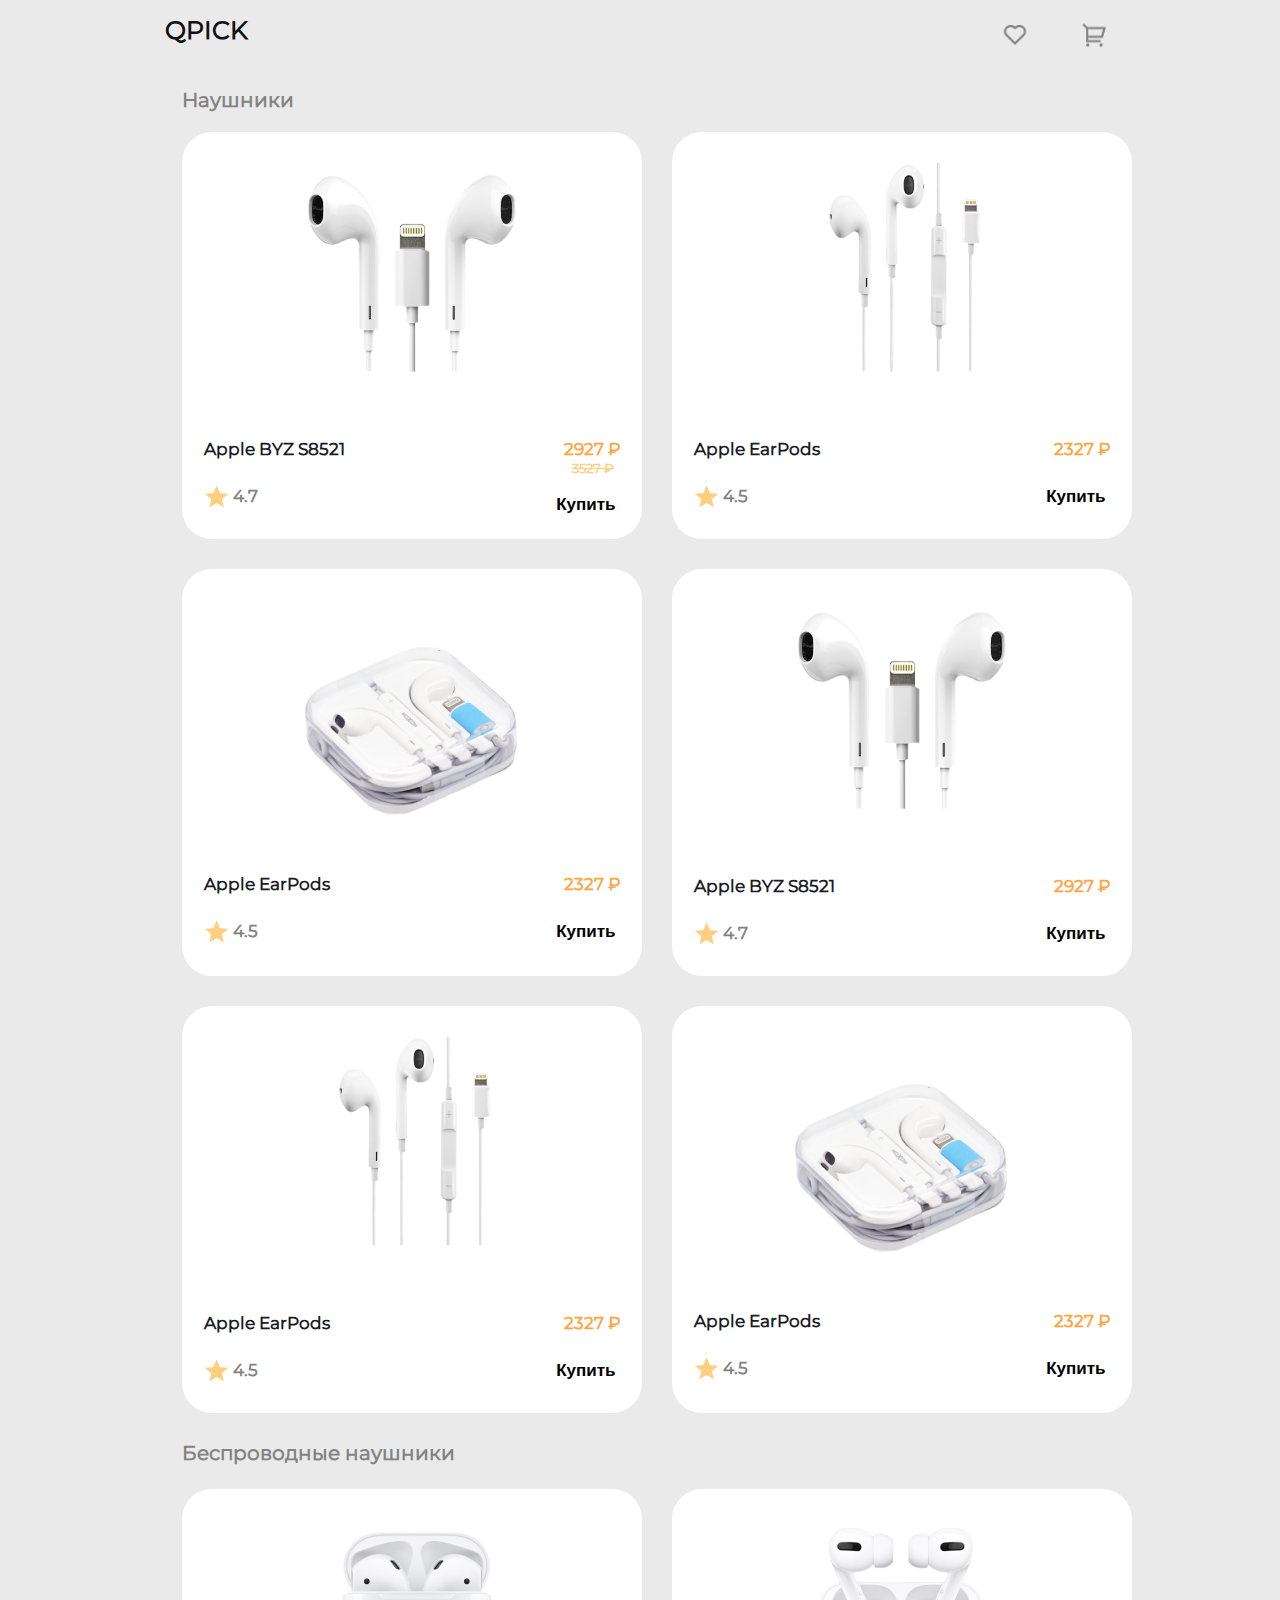
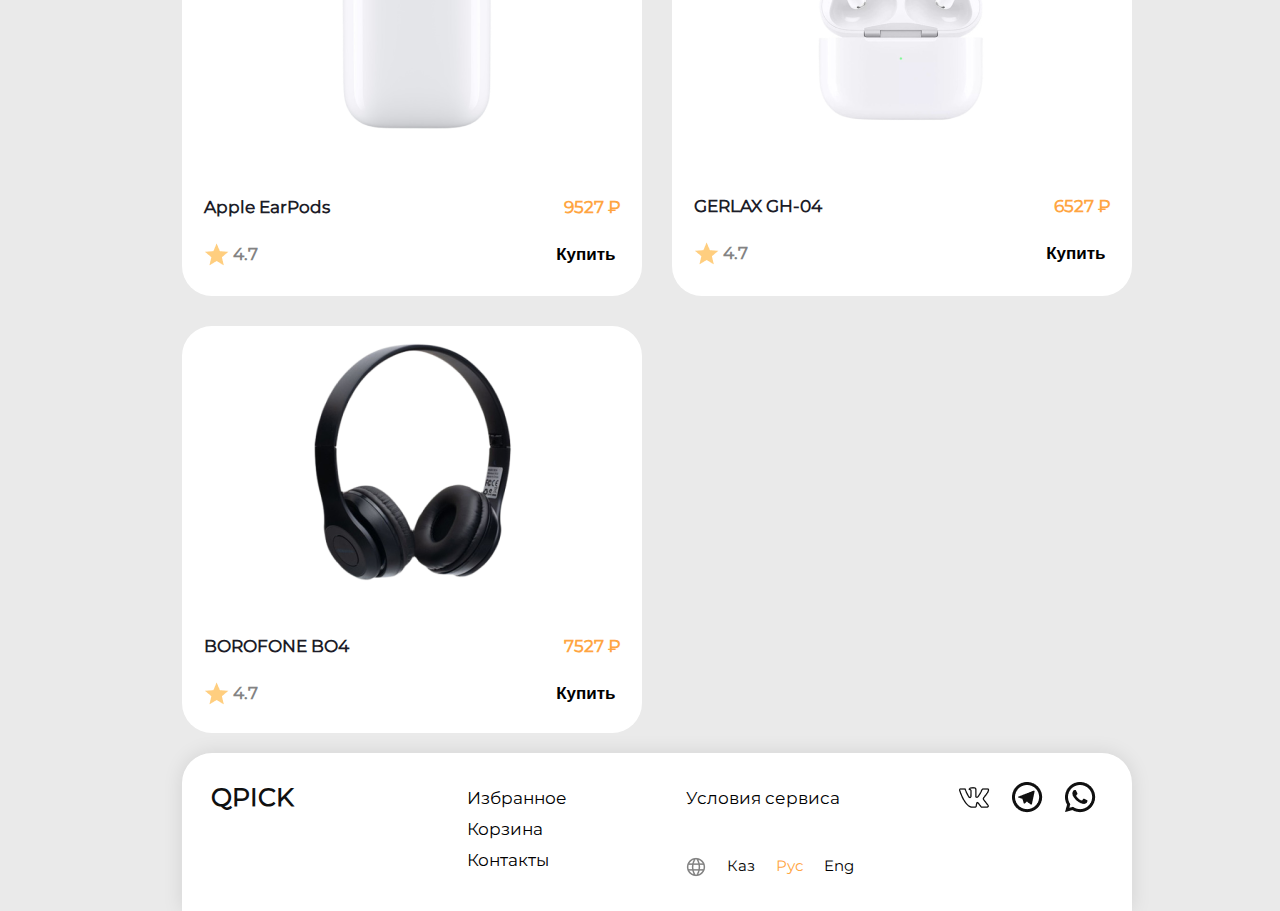
<file: index.html>
<!DOCTYPE html>
<html lang="ru">
	<head>
		<meta charset="utf-8">
		<title>Neoflex</title>
		<link rel="stylesheet" type="text/css" href="style.css">
		<script src="http://ajax.googleapis.com/ajax/libs/jquery/1.9.1/jquery.min.js"></script>
		<script src="script.js"></script>
	</head>
	<body>

		<header>
			<div class="head">
				<div class="logo">
					<a href="index.html" id="QPICK">QPICK</a>
				</div>
				<nav>
					<a class="Favorite" href="#"><img id="Favorite" src="images/Favorite.png"></a>
					<a class="Basket" href="Basket.html"><div class="counterBasket"><span id="counterBasket"></span></div><img id="Basket" src="images/Basket.png"></a>
				</nav>
			</div>
		</header>
		<main>
			<div class="container">
				<span class="containerText">Наушники</span>
				<div class="headphones"></div>
				<span class="containerText">Беспроводные наушники</span>
				<div class="wirelessHeadphones"></div>
			</div>
		</main>

		<footer>
			<div class="footer">
				<div class="footerlogo">
					<span id="QPICK">QPICK</span>
				</div>
				<div class="footernav">
					<a href="#">
						Избранное
					</a>
					<br>
					<a href="Basket.html">
						Корзина
					</a>
					<br>
					<a href="#">
						Контакты
					</a>
				</div>
				<div class="footernav2">
					<a href="#">
						Условия сервиса
					</a>
					<div class="lang_content">
						<img id="lang" src="images/Lang.png">
						<a href="#" class="lang" id="kuz" onclick="ChangeLang(this);" >
							Каз
						</a>
						<a href="#" class="lang" id="rus" onclick="ChangeLang(this);" >
							Рус
						</a>
						<a href="#" class="lang" id="eng" onclick="ChangeLang(this);">
							Eng
						</a>
					</div>
				</div>
				<div class="feedback">
					<a href="#"><img id="feedback_img_vk" src="images/VK.png"></a>
					<a href="#"><img id="feedback_img_telegram" src="images/Telegram.png"></a>
					<a href="#"><img id="feedback_img_whatsapp" src="images/Whatsapp.png"></a>
				</div>
			</div>
		</footer>

	</body>
</html>
</file>
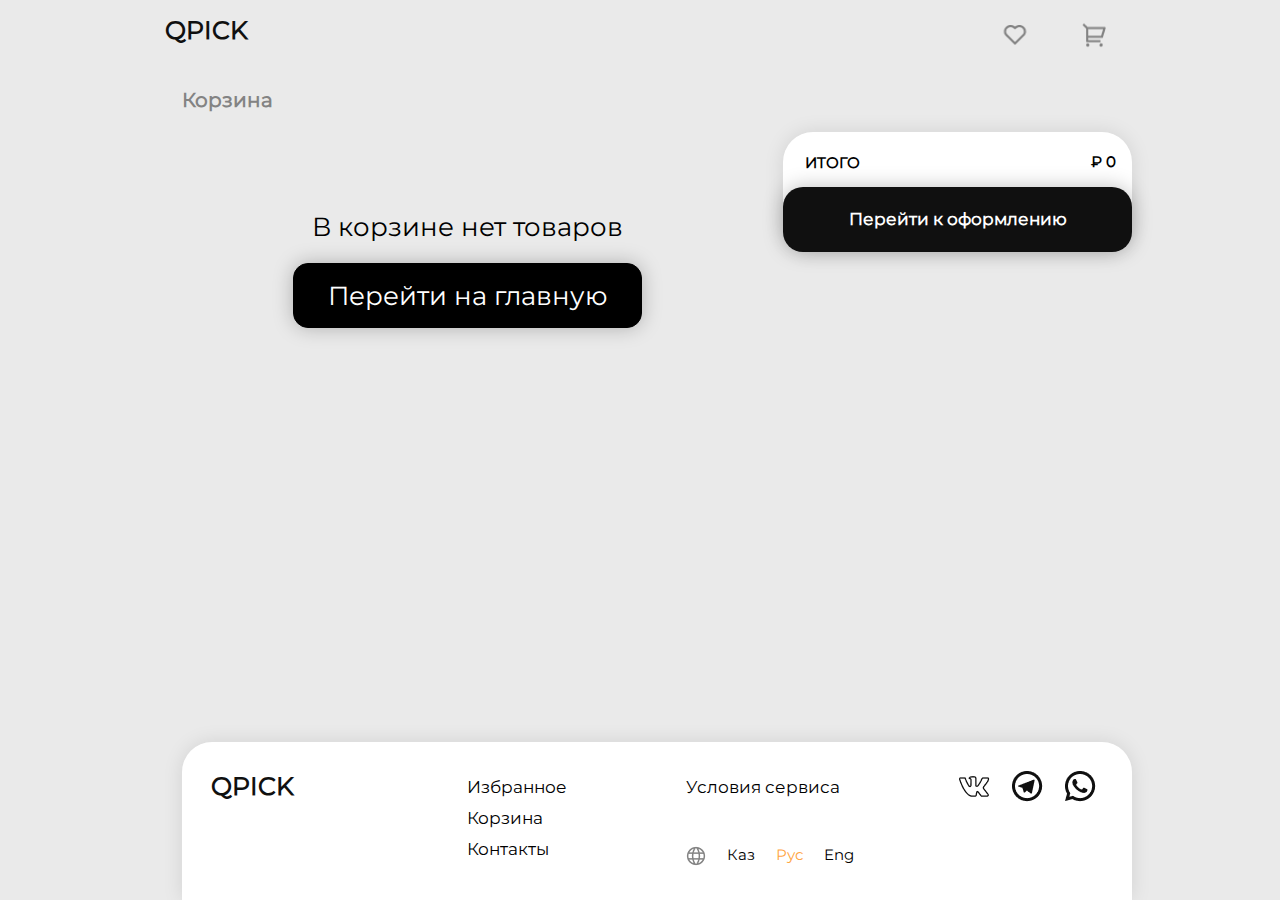
<file: Basket.html>
<!DOCTYPE html>
<html lang="ru">
	<head>
		<meta charset="utf-8">
		<title>Корзина</title>
		<link rel="stylesheet" type="text/css" href="style.css">
		<script src="http://ajax.googleapis.com/ajax/libs/jquery/1.9.1/jquery.min.js"></script>
		<script src="scriptBasket.js"></script>
	</head>
	<body>

		<header>
			<div class="head">
				<div class="logo">
					<a href="index.html" id="QPICK">QPICK</a>
				</div>
				<nav>
					<a class="Favorite" href="#"><img id="Favorite" src="images/Favorite.png"></a>
					<a class="Basket" href="Basket.html"><div class="counterBasket"><span id="counterBasket"></span></div><img id="Basket" src="images/Basket.png"></a>
				</nav>
			</div>
		</header>

		<main>
			<div class="container">
				<span class="containerText">Корзина</span>
				<div class="container_basket">
					<div class="container_basket_content"></div>
					<div class="result">
						<div class="cost">
							<span style="display: inline-block;margin-top: 22px; margin-left:22px;">ИТОГО</span>
							<span id="price"></span>
							<a class="decoration" href="#">
								<div class="dec">
									Перейти к оформлению
								</div>	
							</a>
						</div>	
					</div>
				</div>
			</div>
		</main>

		<footer>
			<div class="footer">
				<div class="footerlogo">
					<span id="QPICK">QPICK</span>
				</div>
				<div class="footernav">
					<a href="#">
						Избранное
					</a>
					<br>
					<a href="Basket.html">
						Корзина
					</a>
					<br>
					<a href="#">
						Контакты
					</a>
				</div>
				<div class="footernav2">
					<a href="#">
						Условия сервиса
					</a>
					<div class="lang_content">
						<img id="lang" src="images/Lang.png">
						<a href="#" class="lang" id="kuz" onclick="ChangeLang(this);" >
							Каз
						</a>
						<a href="#" class="lang" id="rus" onclick="ChangeLang(this);" >
							Рус
						</a>
						<a href="#" class="lang" id="eng" onclick="ChangeLang(this);">
							Eng
						</a>
					</div>
				</div>
				<div class="feedback">
					<a href="#"><img id="feedback_img_vk" src="images/VK.png"></a>
					<a href="#"><img id="feedback_img_telegram" src="images/Telegram.png"></a>
					<a href="#"><img id="feedback_img_whatsapp" src="images/Whatsapp.png"></a>
				</div>
			</div>
		</footer>
	</body>
</html>
</file>
<file: style.css>
@font-face {
	font-family: "Montserrat"; 
	src: url("fonts/Montserrat.ttf") format("truetype"); 
	font-style: normal; 
	font-weight: normal; 
} 
*{
	margin: 0;
	padding: 0;
	box-sizing: border-box;
}
a{
	text-decoration:none;
}
a:hover{
	text-shadow: 0.5px 0.5px 0.5px grey;
}
html{
	height: 100%;
}
body{
	min-width: 1080px;
	display: grid;
	background-color: #EAEAEA;
	width: 100%;
	height: 100%;
	grid-template-rows: auto 1fr auto;
}
header{
	width: 100%;
}
.head{
	display: grid;
	grid-template-columns: repeat(2, 1fr);
	margin-left: 165px;
	margin-right: 140px;
	height: 60px;
}
.logo{
	padding: 15px 0px;
}
#QPICK{
	font-family: 'Montserrat';
	font-style: normal;
	font-weight: 700;
	font-size: 25px;
	line-height: 30px;
	color: #101010;
}
nav{
	margin:20px 0px;
	text-align: right;
}
.Favorite{
	display: inline-block;
	position: relative;
	width: 30px;
	height: 30px;
	margin-right: 45px;
}
.Basket{
	display: inline-block;
	position: relative;
	width: 30px;
	height: 30px;
	margin-right: 31px;
}
#Basket{
    position: absolute;
    top: 50%;
    left: 50%;
    z-index: -1;
    transform: translate(-50%, -50%);
}
#Favorite{
    position: absolute;
    top: 50%;
    left: 50%;
    z-index: -1;
    transform: translate(-50%, -50%);
}
.counterBasket{
	Display: none;
	position: absolute;
	width: 17px;
	height: 17px;
	top:0;
   	right:0;
   	transform: translate(3px, -3px);
	text-align: center;
	background: #FFA542;
	border-radius: 100%;
}
#counterBasket{
	font-family: 'Montserrat';
	font-style: normal;
	font-weight: 500;
	font-size: 15px;
	line-height: 18px;
	color: #FFFFFF;
}
.Favorite:hover{
	border-radius: 100%;
	background-color: rgba(177,179,177,0.3);
}
.Basket:hover{
	border-radius: 100%;
	background-color: rgba(177,179,177,0.3);
}
main{
	width: 100%;
}
.container{
	padding-top: 28px;
	margin-bottom: 20px;
	margin-left: 182px;
	margin-right: 148px;
	height: 100%;
}
.containerText{
	font-family: 'Montserrat';
	font-style: normal;
	font-weight: 600;
	font-size: 20px;
	line-height: 24px;
	color: #838383;
}
.headphones{
	display: grid;
	grid-column-gap: 30px;
	grid-row-gap:30px;
	grid-template-columns: repeat(auto-fill, minmax(350px, 1fr));
	grid-auto-rows: minmax(407px, auto);
  	justify-content: space-between;
	margin-top: 20px;
	margin-bottom: 28px;
}
.wirelessHeadphones{
	display: grid;
	grid-column-gap: 30px;
	grid-row-gap:30px;
	grid-template-columns: repeat(auto-fill, minmax(350px, 1fr));
	grid-auto-rows: minmax(407px, auto);
	justify-content: space-between;
	margin-top: 24px;
	margin-bottom: 20px;
}
.box_headphones{
	height: 407px;
	background-color: white;
	border-radius: 30px;
}
.box_wirelessHeadphones{
	height: 407px;
	background-color: white;
	border-radius: 30px;
}
.card-image{
	margin-top: 15px;
	display: flex;
	justify-content: center;
}
#headphones_card_image2{
	margin-top: 57px;
}
#headphones_card_image5{
	margin-top: 57px;
}
.card-text{
	display: grid;
	grid-template-columns: 50% 50%;
	margin-top: 54px;
}
.card-left{
	padding-left: 22px;
}
.card-title{
	font-family: 'Montserrat';
	font-style: normal;
	font-weight: 600;
	font-size: 17px;
	line-height: 21px;
	color: #1C1C27;
}
.card-rate{
	margin-top: 25px;
}
.card-rate span{
	font-family: 'Montserrat';
	font-style: normal;
	font-weight: 600;
	font-size: 17px;
	line-height: 23px;
	color: #838383;
	vertical-align: middle;
	padding-top:20px ;
}
.card-rate img{
	vertical-align: middle;
}
.card-right{
	text-align: right;
}
.card-price{
	font-family: 'Montserrat';
	font-style: normal;
	font-weight: 600;
	font-size: 17px;
	line-height: 21px;
	color: #FFA542;
	padding-right: 21px;
}
.card-price span{
	display: block;
	margin-bottom: 26px;
}
.card-discount{
	font-family: 'Montserrat';
	font-style: normal;
	font-weight: 600;
	font-size: 13px;
	line-height: 16px;
	text-decoration-line: line-through;
	color: #FFCE7F;
	padding-right: 7px;
}
.card-btn{
	padding-right: 26.5px;
	margin-bottom: 26px;
	text-align: right;
	border: none;
	background: none;
	font-style: normal;
	font-weight: 600;
	font-size: 17px;
	line-height: 21px;
	color: #000000;
	cursor: pointer;
}
.card-btn:hover{
	transform: scale(1.1) perspective(1px);
}
footer{
	width: 100%;
}
.footer{
	display: grid;
	grid-template-columns: 30% 23% 23% 23%;
	margin-left: 182px;
	margin-right: 148px;
	background: #FFFFFF;
	box-shadow: 0px 0px 20px rgba(0, 0, 0, 0.1);
	border-radius: 30px 30px 0px 0px;
}
.footerlogo{
	padding-top: 29px;
	padding-left: 29px;
}
.footernav{
	font-family: 'Montserrat';
	font-style: normal;
	font-weight: 400;
	font-size: 17px;
	line-height: 31px;
	margin: 30px 0px;
}
.footernav a{
	color: #000000;
}
.footernav2{
	margin: 30px 0px;
	font-family: 'Montserrat';
	font-style: normal;
	font-weight: 400;
	font-size: 17px;
	line-height: 31px;
}
.footernav2 a{
	color: #000000;
}
.lang_content{
	margin-top: 36px;
}
.lang{
	color: #101010;
}
#lang{
    vertical-align: middle;
}
#rus{
	margin-left: 17px;
	font-weight: 500;
	font-size: 15px;
	line-height: 18px;
	color: #FFA542;
}
#eng{
	margin-left: 17px;
	font-weight: 500;
	font-size: 15px;
	line-height: 18px;
}
#kuz{
	margin-left: 17px;
	font-weight: 500;
	font-size: 15px;
	line-height: 18px;
}
.feedback{
	text-align: right;
	margin-top: 29px;
	margin-right: 27px;
}
#feedback_img_vk{
	vertical-align: middle;
}
#feedback_img_telegram{
	vertical-align: middle;
	margin: 0px 18px;
}
#feedback_img_whatsapp{
	vertical-align: middle;
}
.container_basket{
	display: grid;
	grid-template-columns: 60% 40%;
}
.container_basket_content{
	height: 100%;
}
.result{
	display: grid;
	justify-content: end;
	margin-left: 40px;
}
.purchases{
	display: grid;
	grid-template-columns: auto auto 1fr;
	height: 218px;
	width: 633px;
	background: #FFFFFF;
	box-shadow: 0px 0px 20px rgba(0, 0, 0, 0.1);
	border-radius: 30px;
	margin-top: 13px;
}
.basket-card-img{
	width: 146px;
	height: 136px;
	margin-left: 19px;
	margin-top: 18px;
	margin-bottom: 17px;
	margin-right: 24px;
}
.counter-item{
	display: grid;
	width: 125.43px;
	height: 30px;
	margin-left: 19px;
	grid-template-columns: repeat(3, 1fr);
}
.plus{
	border: none;
	background: none;
	background: #FFCE7F;
	text-align: center;
	color: #FFFFFF;
	width: 35.17px;
	height: 30px;
	border-radius: 100%;
	line-height: 30px;
	font-size: 26px;
	cursor: pointer;
}
.plus:hover{
	font-size: 30px;
}
.minus{
	border: none;
	background: none;
	color: #FFFFFF;
	background: #FFCE7F;
	text-align: center;
	line-height: 30px;
	width: 35.17px;
	height: 30px;
	font-size:26px;
	border-radius: 100%;
	cursor: pointer;
}
.minus:hover{
	font-size: 30px;
}
.count{
	font-family: 'Montserrat';
	font-style: normal;
	font-weight: 600;
	font-size: 17px;
	line-height: 30px;
	color: #000000;
	text-align: center;
	vertical-align: middle;
}

.basket-card-title{
	display: inline-block;
	margin-bottom:12px ;
	margin-top: 76px;
	font-family: 'Montserrat';
	font-style: normal;
	font-weight: 500;
	font-size: 17px;
	line-height: 21px;
	color: #1C1C27;
}
.basket-card-price{
	font-family: 'Montserrat';
	font-style: normal;
	font-weight: 600;
	font-size: 15px;
	line-height: 18px;
	color: #AAAAAA;
}
.basket-card-del-price{
	position: relative;
}
.del_item{
	border: none;
	background: none;
	cursor: pointer;
}
.basket-card-del{
	position: absolute;
	top: 0;
	right: 0;
	transform: translate(-28px, 18px);
}
.del_item img:hover{
	width: 22px;
}
.basket-card-price_end{
	position: absolute;
	bottom: 0;
	right: 0;
	transform: translate(-28px, -21px);
	font-family: 'Montserrat';
	font-style: normal;
	font-weight: 600;
	font-size: 15px;
	line-height: 18px;
	color: #1C1C27;
}
.cost{
	position: relative;
	width: 349px;
	height: 120px;
	background: #FFFFFF;
	box-shadow: 0px 0px 20px rgba(0, 0, 0, 0.1);
	border-radius: 30px;
	margin-top: 20px;
}
.cost span{
	font-family: 'Montserrat';
	font-style: normal;
	font-weight: 600;
	font-size: 15px;
	line-height: 18px;
	color: #000000;
}
.decoration{
	position: absolute;
	width: 349px;
	height: 65px;
	bottom: 0;
	left: 0;
	background: #101010;
	box-shadow: 0px 0px 20px rgba(0, 0, 0, 0.25);
	border-radius: 20px;
	text-align: center;
}
.decoration:hover{
	opacity: 0.9;
}
#price{
	float: right;
	margin-top: 21px;
	margin-right: 16px;
}
.dec{
	font-family: 'Montserrat';
	font-style: normal;
	font-weight: 600;
	font-size: 17px;
	line-height: 65px;
	color: #FFFFFF;
}
.countBasketzero{
	margin-top: 100px;
	text-align: center;
}
#countBasketzero{
	display: block;
	font-family: 'Montserrat';
	font-style: normal;
	font-weight: 400;
	font-size: 26px;
	line-height: 31px;
}
#countBasketzerolink{
	margin: 20px auto;
	display: block;
	text-align: center;
	width: 349px;
	height: 65px;
	border: 1px solid black;
	border-radius: 15px;
	box-shadow: 0px 0px 20px rgba(0, 0, 0, 0.25);
	background: black;
	
}
#countBasketzerolink div{
	color: white;
	line-height: 65px;
	font-family: 'Montserrat';
	font-style: normal;
	font-weight: 400;
	font-size: 26px;
}
#countBasketzerolink:hover{
	background: #3d3d3d;
}
</file>
